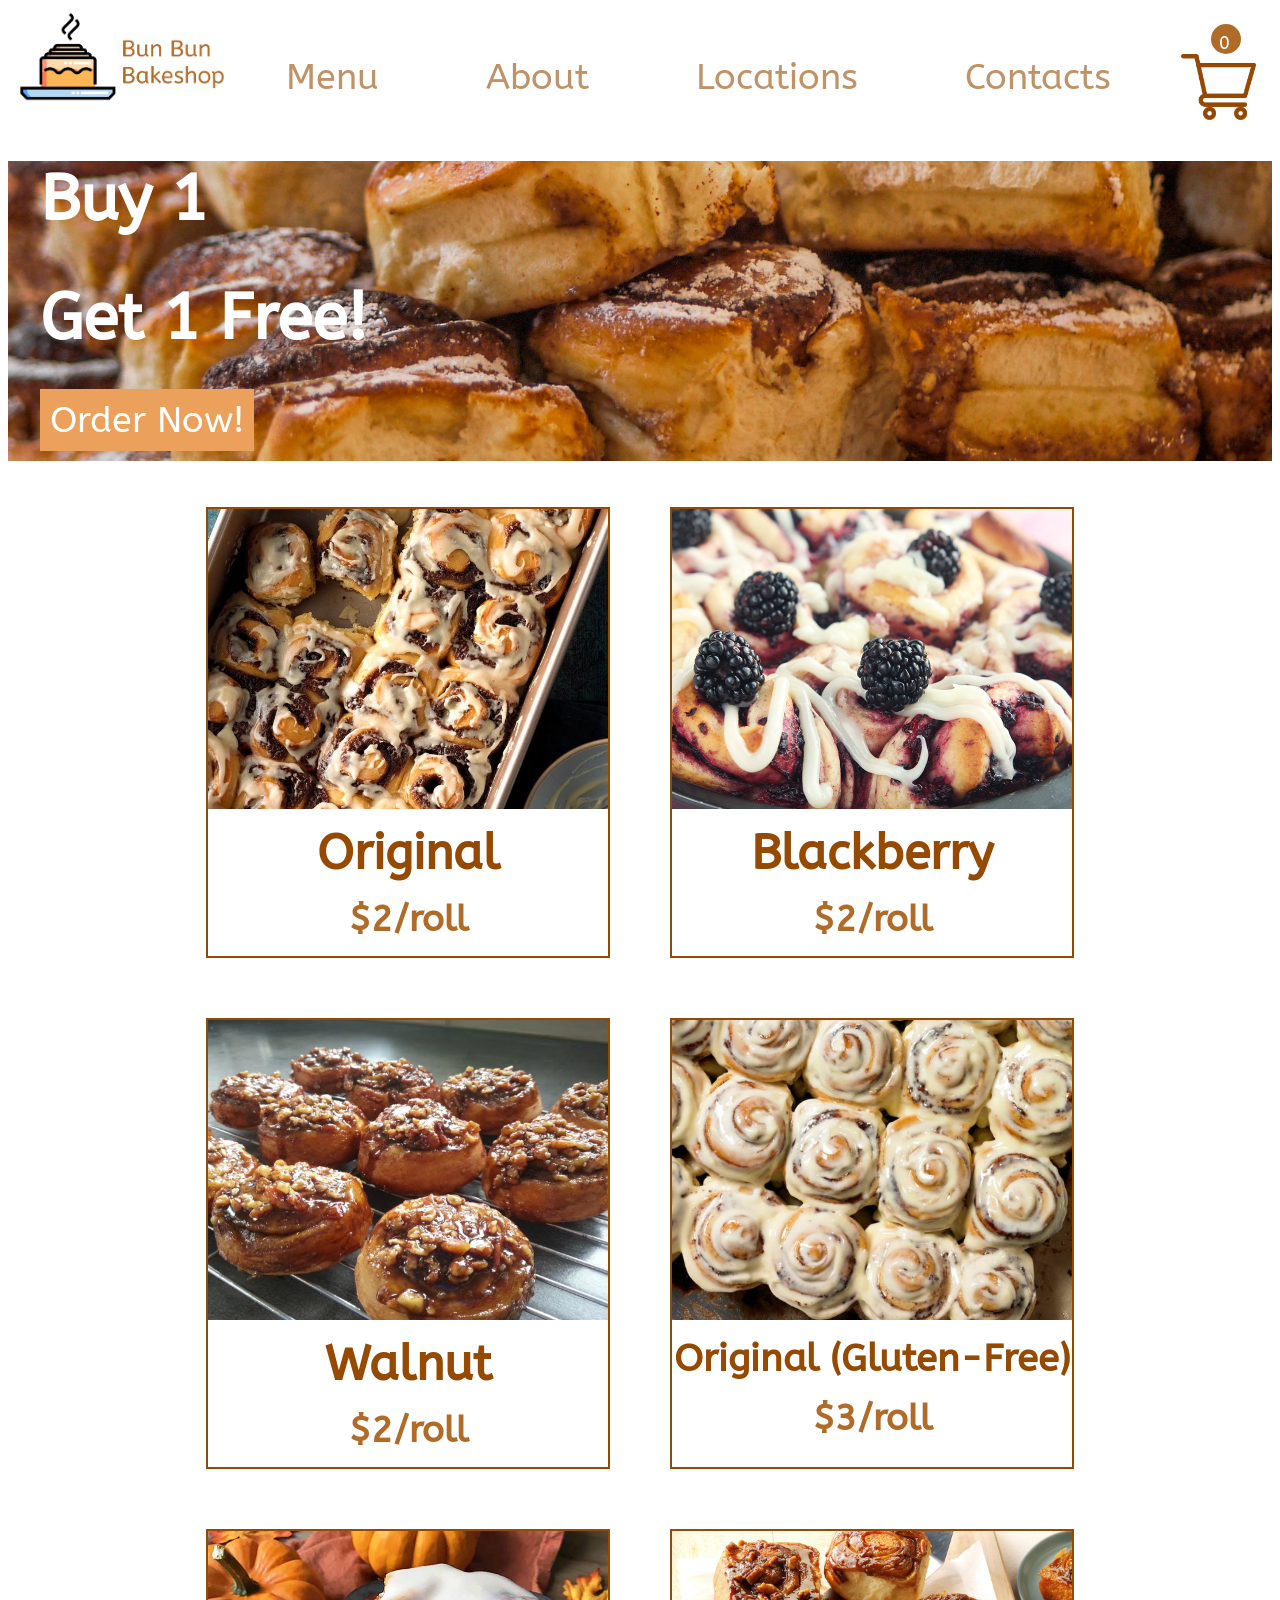
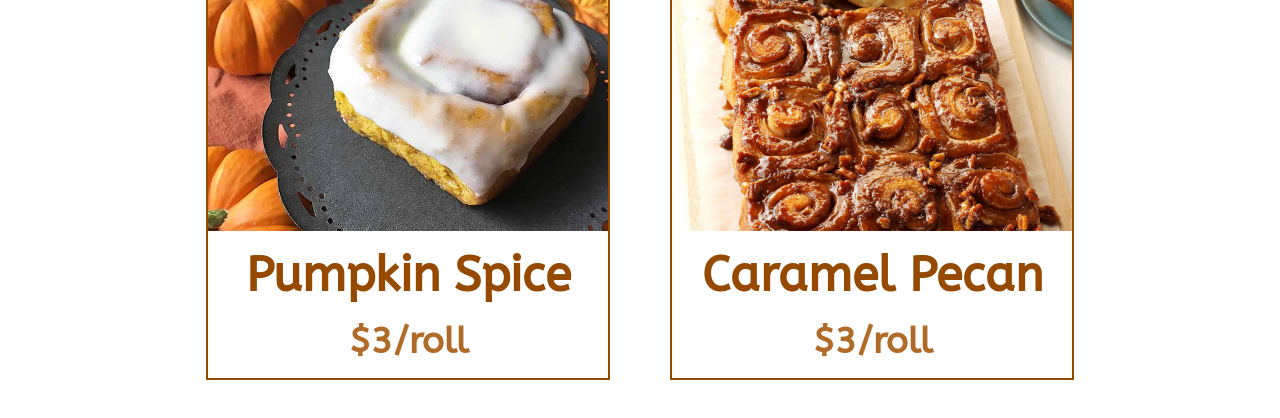
<file: index.html>
<!DOCTYPE html>
<html lang="en">
    <head> 
        <meta charset="UTF-8">
        <meta http-equiv="X-UA-Compatible" content="IE=edge">
        <meta name="viewport" content="width=device-width, initial-scale=1.0">
        <link rel="stylesheet" href="style.css">
        <script src="main.js"></script>
        <!--adding/linking ABeeZee font-->
        <link href='https://fonts.googleapis.com/css?family=ABeeZee' rel='stylesheet'>
        <title>Home | Bun Bun Bakeshop</title>
    </head>
    <body> <!--navigation bar-->
        <div class="navbar">
            <div class="logo"><a href="index.html"><img src="images/logo.png" alt="bun bun logo"></a>
            </div>
            <div class="links">
                <a href="menu.html">Menu</a>
                <a href="about.html">About</a>
                <a href="locations.html">Locations</a>
                <a href="contact.html">Contacts</a>
            </div>
        </div>


        <div class="content">
            <!--header/promo-->
            <div class="header">
                <h1 class="promo">Buy 1</h1>
                <h1 class="promo">Get 1 Free!</h1>
                <a class="button" href="menu.html">Order Now!</a>
            </div>

            <div class="products-list">
                <!--original bun product-->
                <a class="order-link" href="order.html">
                    <div class="original product-display">
                        <img class="product-image" src="images/original.jpg" alt="original buns">
                        <h2 class="product-name">Original</h2>
                        <h3 class="product-price">$2/roll</h3>
                    </div>
                </a>
                <!--blackberry bun product-->
                <div class="blackberry product-display">
                    <img class="product-image" src="images/blackberry.jpg" alt="blackberry buns">
                    <h2 class="product-name">Blackberry</h2>
                    <h3 class="product-price">$2/roll</h3>
                </div>
                <!--blackberry bun product-->
                <div class="walnut product-display">
                    <img class="product-image" src="images/walnut.png" alt="walnut buns">
                    <h2 class="product-name">Walnut</h2>
                    <h3 class="product-price">$2/roll</h3>
                </div>
                <!--original gluten free bun product-->
                <div class="glutenfree product-display">
                    <img class="product-image" src="images/glutenfree.jpg" alt="gluten free original buns">
                    <h2 class="product-gf">Original (Gluten-Free)</h2>
                    <h3 class="product-price">$3/roll</h3>
                </div>
                <!--original gluten free bun product-->
                <div class="pumpkinspice product-display">
                    <img class="product-image" src="images/pumpkinspice.jpg" alt="pumpkin spice buns">
                    <h2 class="product-name">Pumpkin Spice</h2>
                    <h3 class="product-price">$3/roll</h3>
                </div>
                <!--caramel pecan bun product-->
                <div class="caramelpecan product-display">
                    <img class="product-image" src="images/caramelpecan.jpg" alt="caramel pecan buns">
                    <h2 class="product-name">Caramel Pecan</h2>
                    <h3 class="product-price">$3/roll</h3>
                </div>
            </div>
        </div>
    </body>
</html>
</file>
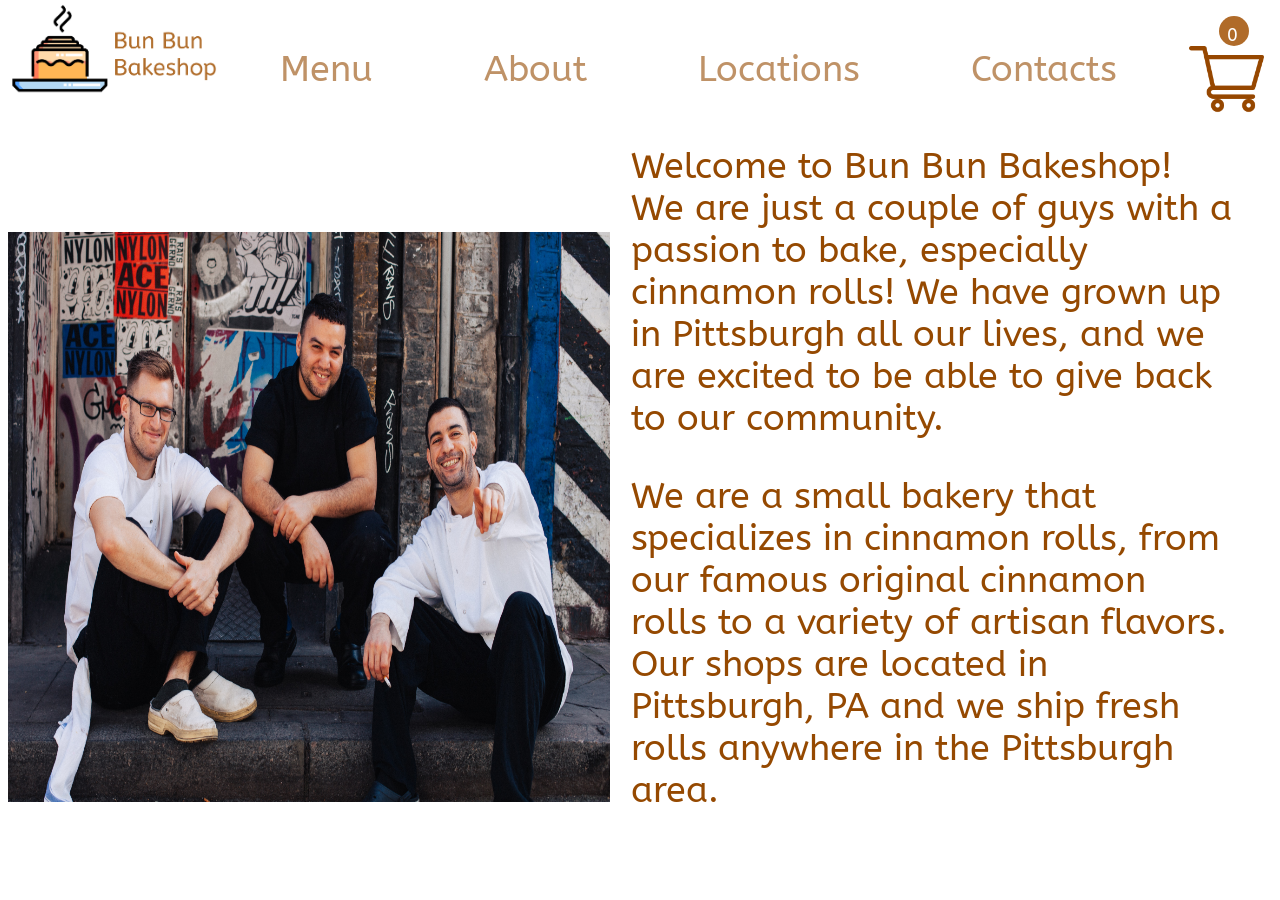
<file: about.html>
<!DOCTYPE html>
<html lang="en">
    <head> <!--not important for humans like linking JS and CSS-->
        <meta charset="UTF-8">
        <meta http-equiv="X-UA-Compatible" content="IE=edge">
        <meta name="viewport" content="width=device-width, initial-scale=1.0">
        <link rel="stylesheet" href="style.css">
        <link rel="stylesheet" href="about.css">
        <script src="main.js"></script>
        <!--adding/linking ABeeZee font-->
        <link href='https://fonts.googleapis.com/css?family=ABeeZee' rel='stylesheet'>
        <title>About | Bun Bun Bakeshop</title>
    </head>
    <body> <!--actual content-->
        <div class="navbar">
            <div class="logo"><a href="index.html"><img src="images/logo.png" alt="bun bun logo"></a>
            </div>
            <div class="links">
                <a href="menu.html">Menu</a>
                <a href="about.html">About</a>
                <a href="locations.html">Locations</a>
                <a href="contact.html">Contacts</a>
            </div>    
        </div>


        
        <div class="main">
            <div class="two-columns">
                <div class="pic-column">
                    <img class="team-pic" src="images/team.jpg" alt="team image">
                </div>
    
                <div class="team-info">
                    <p class="text">Welcome to Bun Bun Bakeshop! We are just a couple of guys with a passion to bake, especially cinnamon rolls! We have grown up in Pittsburgh all our lives, and we are excited to be able to give back to our community.</p>
                    <p class="text">We are a small bakery that specializes in cinnamon rolls, from our famous original cinnamon rolls to a variety of artisan flavors. Our shops are located in Pittsburgh, PA and we ship fresh rolls anywhere in the Pittsburgh area.</p>
                </div>
            </div>
        </div>
        
    </body>
</html>
</file>
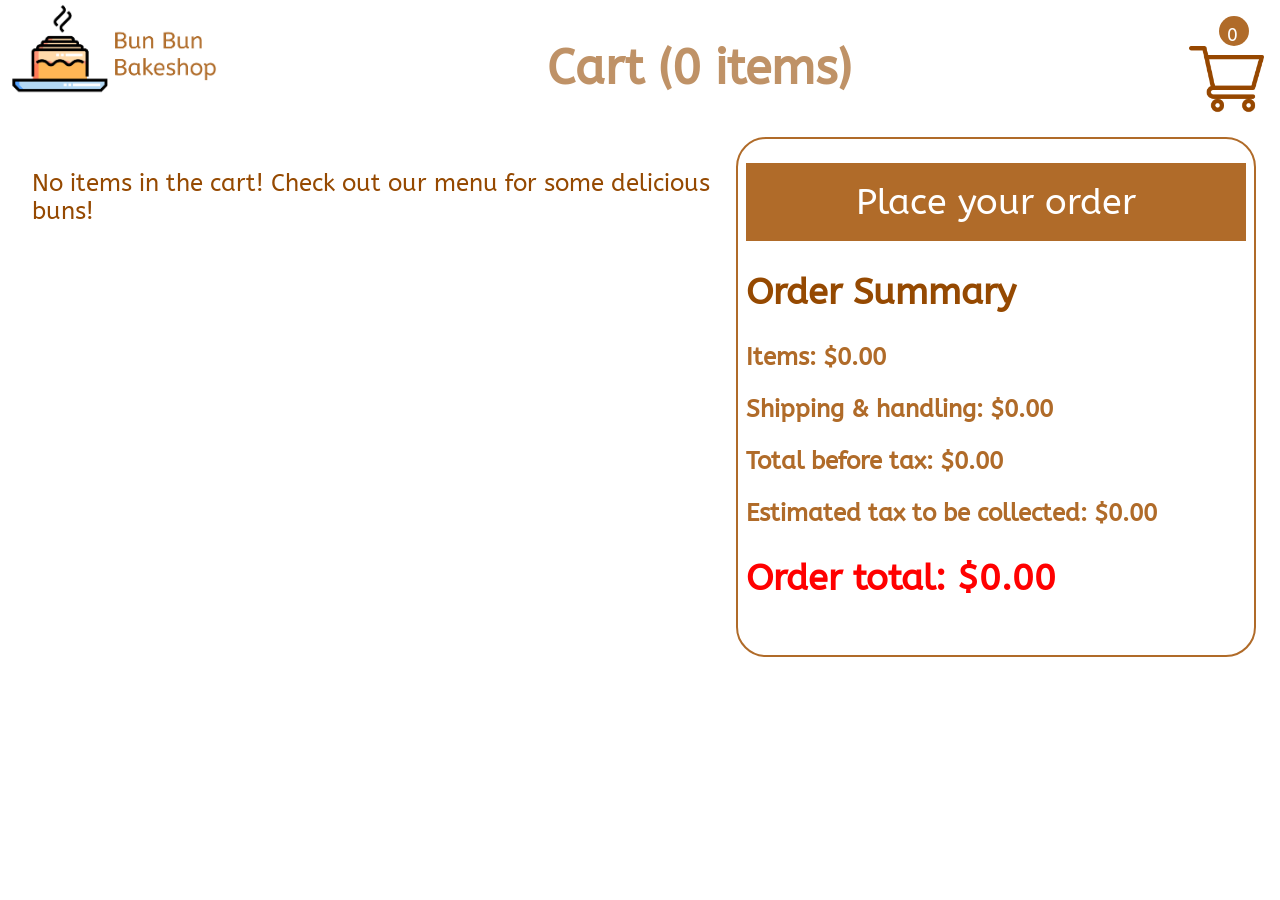
<file: cart.html>
<!DOCTYPE html>
<html lang="en">
    <head> 
        <meta charset="UTF-8">
        <meta http-equiv="X-UA-Compatible" content="IE=edge">
        <meta name="viewport" content="width=device-width, initial-scale=1.0">
        <link rel="stylesheet" href="style.css">
        <link rel="stylesheet" href="cart.css">
        <script src="main.js"></script>
        <script src="cart.js"></script>
        <!--adding/linking ABeeZee font-->
        <link href='https://fonts.googleapis.com/css?family=ABeeZee' rel='stylesheet'>
        <title>Cart | Bun Bun Bakeshop</title>
    </head>
    <body> <!--navigation bar-->
        <header class="navbar">
            <div class="logo"><a href="index.html"><img src="images/logo.png" alt="bun bun logo"></a>
            </div>
            <div class="cart-title">
                <h1 class="cart-title-text">Cart (<span class="cart-item-count"></span> items)</h1>
            </div>
        </header>

        
        <main class="main">
            <!--First column -->
            <div id="cart-items" class="cart-column"></div>

            <!--Second column for placing payment-->
            <div class="order-column">
                <button class="place-order" id="place-order-button">Place your order</button>
                <h2 class="summary">Order Summary</h2>
                <h3 class="items-total">Items: $<span id="items-total-value">12.00</span></h3>
                <h3 class="items-shipping">Shipping & handling: $<span id="items-shipping-value">4.00</span></h3>
                <h3 class="subtotal">Total before tax: $<span id="subtotal-value">16.00</span></h3>
                <h3 class="tax">Estimated tax to be collected: $<span id="tax-value">1.21</span></h3>
                <h2 class="order-total">Order total: $<span id="order-total-value">17.21</span></h2>

            </div>
        </main>
</file>
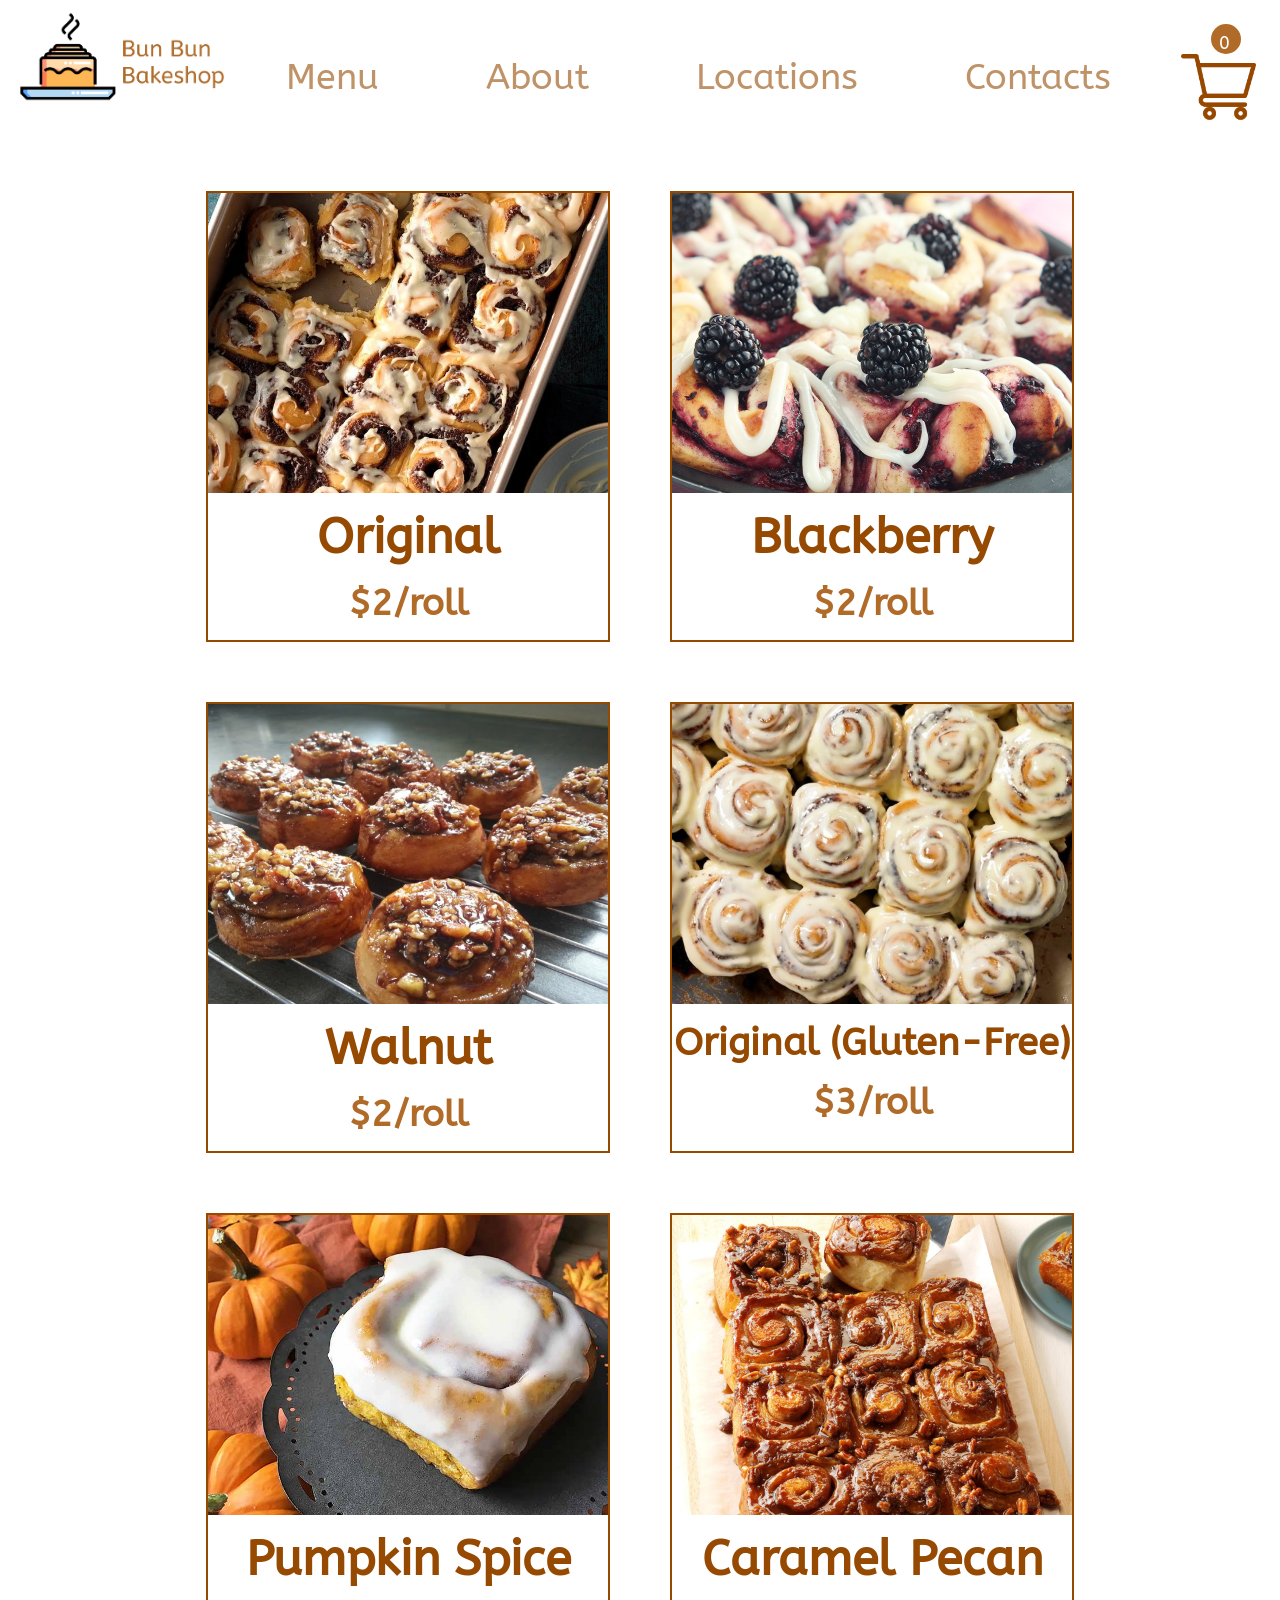
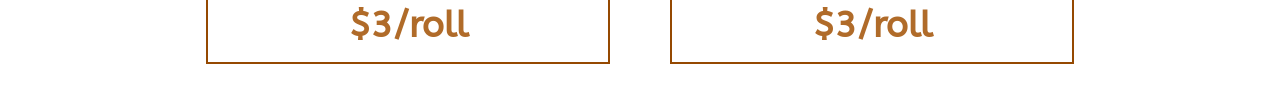
<file: menu.html>
<!DOCTYPE html>
<html lang="en">
    <head> 
        <meta charset="UTF-8">
        <meta http-equiv="X-UA-Compatible" content="IE=edge">
        <meta name="viewport" content="width=device-width, initial-scale=1.0">
        <link rel="stylesheet" href="style.css">
        <link rel="stylesheet" href="menu.css">
        <script src="main.js"></script>
        <!--adding/linking ABeeZee font-->
        <link href='https://fonts.googleapis.com/css?family=ABeeZee' rel='stylesheet'>
        <title>Menu | Bun Bun Bakeshop</title>
    </head>
    <body> <!--navigation bar-->
        <div class="navbar">
            <div class="logo"><a href="index.html"><img src="images/logo.png" alt="bun bun logo"></a>
            </div>
            <div class="links">
                <a href="menu.html">Menu</a>
                <a href="about.html">About</a>
                <a href="locations.html">Locations</a>
                <a href="contact.html">Contacts</a>
            </div>
        </div>
            <div class="products-list">

                <!--original bun product + linked to order page-->
                <a class="order-link" href="order.html">
                    <div class="original product-display">
                        <img class="product-image" src="images/original.jpg" alt="original buns">
                        <h2 class="product-name">Original</h2>
                        <h3 class="product-price">$2/roll</h3>
                    </div>
                </a>
                <!--blackberry bun product-->
                <div class="blackberry product-display">
                    <img class="product-image" src="images/blackberry.jpg" alt="blackberry buns">
                    <h2 class="product-name">Blackberry</h2>
                    <h3 class="product-price">$2/roll</h3>
                </div>
                <!--blackberry bun product-->
                <div class="walnut product-display">
                    <img class="product-image" src="images/walnut.png" alt="walnut buns">
                    <h2 class="product-name">Walnut</h2>
                    <h3 class="product-price">$2/roll</h3>
                </div>
                <!--original gluten free bun product-->
                <div class="glutenfree product-display">
                    <img class="product-image" src="images/glutenfree.jpg" alt="gluten free original buns">
                    <h2 class="product-gf">Original (Gluten-Free)</h2>
                    <h3 class="product-price">$3/roll</h3>
                </div>
                <!--original gluten free bun product-->
                <div class="pumpkinspice product-display">
                    <img class="product-image" src="images/pumpkinspice.jpg" alt="pumpkin spice buns">
                    <h2 class="product-name">Pumpkin Spice</h2>
                    <h3 class="product-price">$3/roll</h3>
                </div>
                <div class="caramelpecan product-display">
                    <img class="product-image" src="images/caramelpecan.jpg" alt="caramel pecan buns">
                    <h2 class="product-name">Caramel Pecan</h2>
                    <h3 class="product-price">$3/roll</h3>
                </div>
            </div>
        </div>
    </body>
</html>
</file>
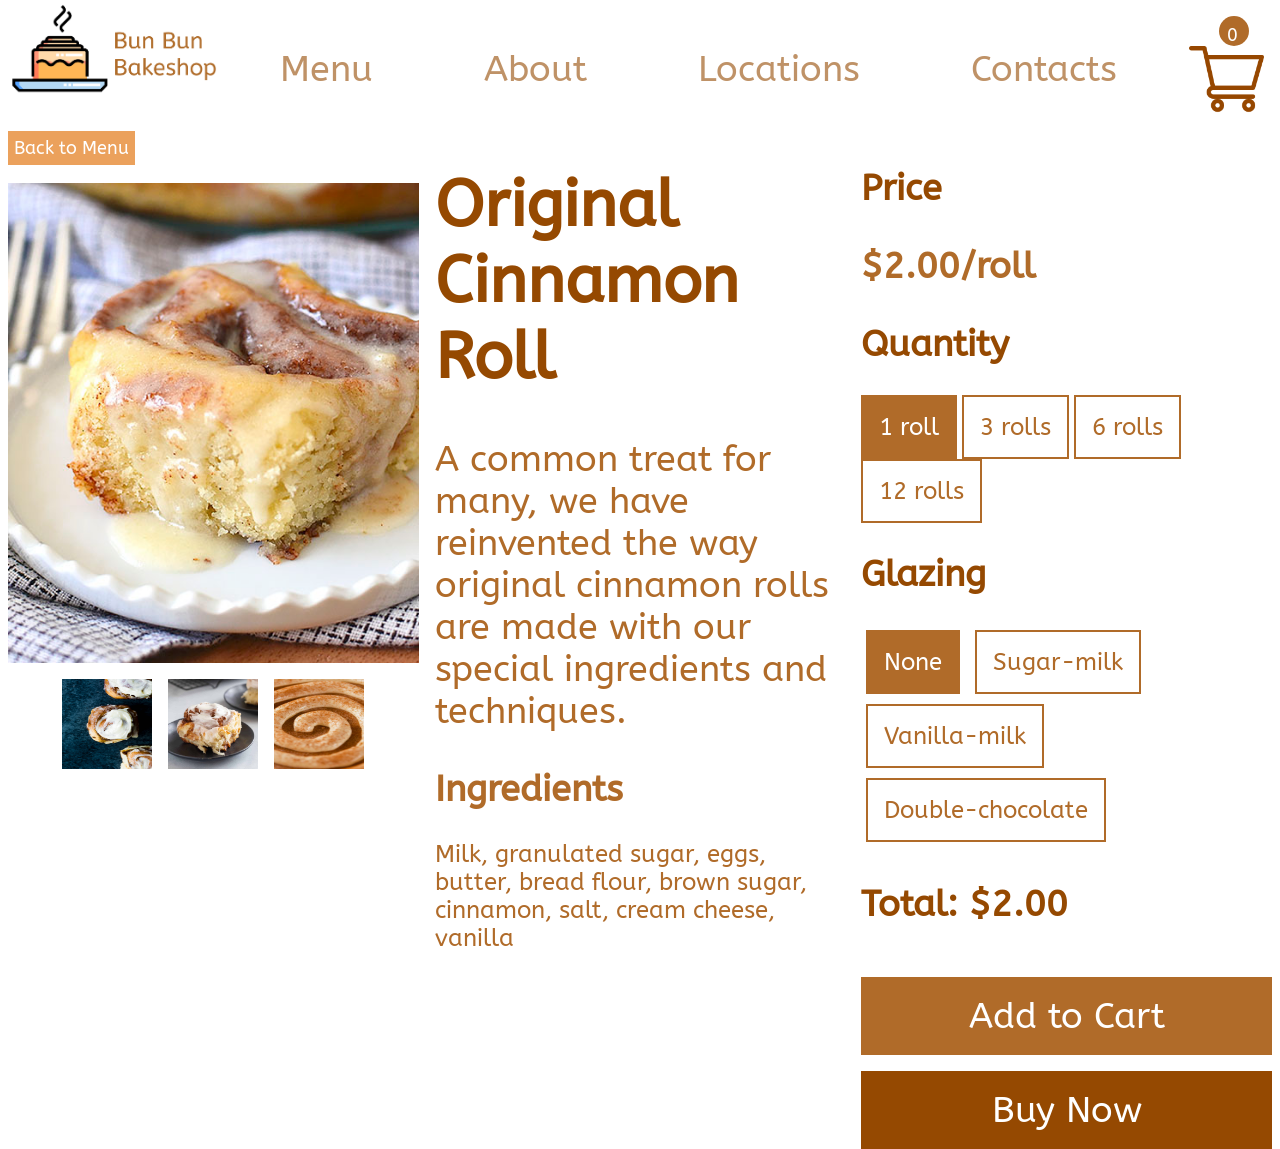
<file: order.html>
<!DOCTYPE html>
<html lang="en">
    <head> 
        <meta charset="UTF-8">
        <meta http-equiv="X-UA-Compatible" content="IE=edge">
        <meta name="viewport" content="width=device-width, initial-scale=1.0">
        <link rel="stylesheet" href="style.css">
        <link rel="stylesheet" href="order.css">
        <!--adding/linking ABeeZee font-->
        <link href='https://fonts.googleapis.com/css?family=ABeeZee' rel='stylesheet'>
        <script src="main.js"></script>
        <script src="order.js"></script>
        <title>Order | Bun Bun Bakeshop</title>
    </head>
    <body> <!--navigation bar-->
        <div class="navbar">
            <div class="logo"><a href="index.html"><img src="images/logo.png" alt="bun bun logo"></a>
            </div>
            <div class="links">
                <a href="menu.html">Menu</a>
                <a href="about.html">About</a>
                <a href="locations.html">Locations</a>
                <a href="contact.html">Contacts</a>
            </div>
        </div>

        <!--Back button from order page to menu-->
            <a class="back-button" href="menu.html">Back to Menu</a>

            <div class="main">
                <!--First column for bun images-->
                <div class="images-column">
                    <img class="main-original" src="images/original1.jpg" data-src="images/original1.jpg" alt="original bun picture">
                    <div class="small-images">
                        <img class="original-small" src="images/smallorginal1.jpg" alt="another original bun picture">
                        <img class="original-small" src="images/smalloriginal2.jpg" alt="another original bun picture">
                        <img class="original-small" src="images/smalloriginal3.jpg" alt="another original bun picture">
                    </div>
                </div>
                
                <!--Second column with information about bun-->
                <div class="info-column">
                    <h1 class="name"><span class="original-name">Original Cinnamon Roll</span><span class="added-detail"></span></h1>
                    <p class="bun-info">A common treat for many, we have reinvented the way original cinnamon rolls are made with our special ingredients and techniques.</p>
                    <h2 class="ingredients">Ingredients</h2>
                    <p class="ingredients-list">Milk, granulated sugar, eggs, butter, bread flour, brown sugar, cinnamon, salt, cream cheese, vanilla</p>
                </div>

                <!--Third column where user picks bun details-->
                <div class="product-column">
                    <h2 class="title">Price</h2>
                    <h3 class="price" data-price="2.00">$2.00/roll</h3>
                    <div class="quantity">
                        <h2 class="title-quantity">Quantity</h2>
                        <a class="button-rolls button-roll-active" data-qty="1">1 roll</a>
                        <a class="button-rolls" data-qty="3">3 rolls</a>
                        <a class="button-rolls" data-qty="6">6 rolls</a>
                        <a class="button-rolls" data-qty="12">12 rolls</a>
                    </div>
                    <div class="glazing">
                        <h2 class="title-glazing">Glazing</h2>
                        <a class="glazings glazings-active" data-glazing="">None</a>
                        <a class="glazings" data-glazing="Sugar-milk">Sugar-milk</a>
                        <a class="glazings" data-glazing="Vanilla-milk">Vanilla-milk</a>
                        <a class="glazings" data-glazing="Double-chocolate">Double-chocolate</a>
                    </div>
                    <h3 class="total" data-total="0.00">Total: $<span id="total-price"></span></h3>
                    <button onclick="add_to_cart();" class="add-to-cart">Add to Cart</button>
                    <div class="buy-now">
                        <a onclick="add_to_cart();" href="cart.html" class="buy-now">Buy Now</a>
                    </div>
                </div>
            </div>
    </body>
</html>
</file>
<file: style.css>
.menu{
    color: #000;    
}

* {
    font-family: "ABeeZee";
}

.navbar {
    display: flex;
}

.links{
    flex: 1;
    display: flex;
    justify-content: space-around;
}

.links a{
    color: rgba(149,73,1,60%);
    text-align: center;
    font-size: 36px;
    text-decoration: none;
    display: inline-flex;
    align-items: center;
}


/* change color of navbar links when hovering */
.links a:hover{
    color: rgb(149,73,1);
}

/* header/promo */
.header{
    width: 100%;
    height: 300px;
    background: url('images/header.jpg');
    background-size: cover;
    background-position: 0px -450px;
    align-items: center;
}  

.promo{
    color: white;
    font-size: 64px;
    margin-left: 32px;
    margin-top: 16px;
}

.button{
    font-size: 36px;
    border: 2px solid #eba15c;
    background: #eba15c;
    margin-left: 32px;
    color: white;
    text-decoration: none;
    padding: 8px;
}

.products-list {
    width: 100%;
    margin-top: 16px;
    display: flex;
    flex-wrap: wrap;
    justify-content: center;
}

.product-display {
    width: 400px;
    margin: 30px;
    border: 2px solid #954901;
}

.product-name{
    text-align: center;
    color: #954901;
    font-size: 48px;
    margin-top: 16px;
    margin-bottom: 8px;
}

.product-price{
    text-align: center;
    color: #B06B29;
    font-size: 36px;
    margin-top: 16px;
    margin-bottom: 16px;
}

.product-gf{
    text-align: center;
    color: #954901;
    font-size: 38px;
    margin-top: 16px;
    margin-bottom: 8px;
}

.product-image {
    display: block;
    width: 100%;
    height: 300px;
    object-fit: cover;
}

.logo img{
    width: 224px;
    height: auto;
    display: inline-block;
}

.carticon {
    padding: 16px;
    position: relative;
}

.carticon img{
    width: 75px;
    display: block;
    height: auto;
}

.order-link{
    text-decoration: none;
}

.cart-icon-item-count{
    color: #FFFFFF;
    font-size: 18px;
    border-radius: 50%;
    width: 14px;
    height: 14px;
    padding: 8px;
    background: #B06B29;
    float: right;
    transform: translateX(-50%);
}
</file>
<file: about.css>
body{
    margin: 0;
    padding: 0;
}
.main{
    display: flex;
    flex-direction: row;
    justify-content: center;
    width: 100vw;
}
/* setting up the 2 dividers */
.pic-column, .team-info{
    position: relative;
    width: 47%;
    padding: 8px;
    height: 500px;
    display: inline-block;
}

.team-pic{
    width: 100%;
    height: 570px;
    margin-top: 16px;
}

.text{
    font-size: 36px;
    color: #954901;
    margin-top: 0;
}
</file>
<file: cart.css>
body{
    margin: 0;
    padding: 0;
}
.main{
    display: flex;
    flex-direction: row;
    justify-content: center;
    width: 100%;
    margin: 0 auto;
    max-width: 1440px;
}

.cart-title{
    flex: 1;
    display: flex;
    justify-content: space-around;
    display: inline-flex;
    align-items: center;
}

.cart-title-text {
    color: rgba(149,73,1,60%);
    text-align: center;
    font-size: 48px;
    text-decoration: none;
}

.cart-item {
    position: relative;
    display: flex;
    align-items: center;
    border: #B06B29 solid 4px;
    border-radius: 16px;
    padding: 16px;
    margin-bottom: 16px;
}

.cart-item .cart-item-image {
    margin-right: 16px;
    height: 140px;
    width: 140px;
    object-fit: contain;
}

.cart-item .cart-item-description {
    flex: 1;
}

.cart-item-description .product-attributes {
    display: flex;
}

.product-attributes .product-data {
    flex: 1;
}

.cart-item-price {
    color: #954901;
    display: flex;
    flex-direction: column;
    justify-content: center;
}

.total-price-header {
    font-size: 1.3rem;
}

.cart-item-price .total-price {
    font-size: 2.5rem;
}

/* setting up the 2 dividers */
.cart-column, .order-column{
    position: relative;
    padding: 8px;
    height: 500px;
}

.cart-column{
    border: 2px #b06b29;
    flex: 1;
    grid-template-columns: 25% 25% 1fr 1fr;
    grid-template-rows: 200px 200px;

}

.product-glaze {
    margin-bottom: 8px;
}

.product-data .product-data-label {
    display: inline-block;
    min-width: 128px;
}


/*cart column */
.original-image{
    width: 90px;
    height: 90px;
}

.product-name{
    color: #954901;
    font-size: 36px;
    text-align: left;
}

.glaze{
    color: #954901;
    font-size: 24px;
}

.quantity{
    color: #954901;
    font-size: 24px;
}

.total-price{
    color: #954901;
    font-size: 24px;
}


/* place order column */
.order-column{
    border: 2px solid #b06b29;
    border-radius: 30px;
    width: 500px;
    margin-right: 24px;
}

.place-order{
    font-size: 36px;
    border: 2px solid #b06b29;
    background: #b06b29;
    margin-left: 0px;
    color: white;
    text-decoration: none;
    padding: 16px;
    margin-top: 16px;
    text-align: center;
    width: 100%;
    cursor: pointer;
}

.summary{
    color: #954901;
    font-size: 36px;
}

.items-total{
    color: #b06b29;
    font-size: 24px;
}

.items-shipping{
    color: #b06b29;
    font-size: 24px;
}
.subtotal{
    color: #b06b29;
    font-size: 24px;
}

.tax{
    color: #b06b29;
    font-size: 24px;
}

.order-total{
    color: #FF0000;
    font-size: 36px;
}

.remove-button {
    position: absolute;
    top: 20px;
    right: 20px;
    width: 30px;
    height: 30px;
    line-height: 30px;
    border-radius: 15px;
    border: 0;
    background-color: #b06b29;
    color: white;
    transition: opacity 0.1s;
    cursor: pointer;
}

.remove-button:hover {
    opacity: 0.7;
}

.no-cart-item{
    color: #954901;
    font-size: 24px;
    margin-left: 24px;
}
</file>
<file: menu.css>
.menu{
    color: #000;    
}

* {
    font-family: "ABeeZee";
}

.navbar {
    display: flex;
}

.links{
    flex: 1;
    display: flex;
    justify-content: space-around;
}

.links a{
    color: rgba(149,73,1,60%);
    text-align: center;
    font-size: 36px;
    text-decoration: none;
    display: inline-flex;
    align-items: center;
}

/* change color of navbar links when hovering */
.links a:hover{
    color: rgb(149,73,1);
}

/* css for the different bun flavors */
.products-list {
    width: 100%;
    margin-top: 16px;
    display: flex;
    flex-wrap: wrap;
    justify-content: center;
}

.product-display {
    width: 400px;
    margin: 30px;
    border: 2px solid #954901;
}

.product-name{
    text-align: center;
    color: #954901;
    font-size: 48px;
    margin-top: 16px;
    margin-bottom: 8px;
}

.product-price{
    text-align: center;
    color: #B06B29;
    font-size: 36px;
    margin-top: 16px;
    margin-bottom: 16px;
}

.product-gf{
    text-align: center;
    color: #954901;
    font-size: 38px;
    margin-top: 16px;
    margin-bottom: 8px;
}

.product-image {
    display: block;
    width: 100%;
    height: 300px;
    object-fit: cover;
}

.logo img{
    width: 224px;
    height: auto;
    display: inline-block;
}

.carticon {
    padding: 16px;
}

.carticon img{
    width: 75px;
    display: block;
    height: auto;
}

.order-link{
    text-decoration: none;
}
</file>
<file: order.css>
body{
    margin: 0;
    padding: 0;
}
.main{
    display: flex;
    flex-direction: row;
    justify-content: center;
    width: 100vw;
}
/* setting up the 3 dividers */
.images-column, .info-column, .product-column{
    position: relative;
    width: 33.33%;
    padding: 8px;
    height: 500px;
}

.back-button{
    font-size: 18px;
    border: 2px solid #eba15c;
    background: #eba15c;
    margin-left: 8px;
    color: white;
    text-decoration: none;
    padding: 4px;
}

/* first column images of bun */
.main-original{
    width: 100%;
    height: 480px;
    display: block;
    object-fit: cover;
    margin-top: 16px;
}

.original-small{
    width: 90px;
    height: 90px;
}

/* spaced out small images */
.original-small:not(:last-child){
    margin-right:16px;
}

/* put small images in center */
.small-images{
    display: flex;
    align-items: center;
    justify-content: center;
    margin-top: 16px;
}


/* second column information about bun */
.name{
    color: #954901;
    font-size: 64px;
    margin-top: 0;
}

.bun-info{
    color: #b06b29;
    font-size: 36px;
}

.ingredients{
    color:#b06b29;
    font-size: 36px;
}

.ingredients-list{
    color:#b06b29;
    font-size: 24px;
}

/* third column for product details and ordering */

.title{
    color: #954901;
    font-size: 36px;
    margin-top: 0;
}

.title-quantity{
    color: #954901;
    font-size: 36px;
    margin-top: 8px;
}

.title-glazing{
    color: #954901;
    font-size: 36px;
}

.price{
    color: #b06b29;
    font-size: 36px;
}

/* quantity boxes */
.button-roll-active {
    background: #b06b29 !important;
    color: white !important;
}

.button-rolls {
    font-size: 24px;
    border: 2px solid #b06b29;
    margin-left: 0px;
    color: #b06b29;
    text-decoration: none;
    padding: 16px;
    position: relative;
    display: inline-block;
    cursor: pointer;
}

/* glazing boxes */
.glazings-active {
    background: #b06b29 !important;
    color: white !important;
}

.glazings{
    font-size: 24px;
    border: 2px solid #b06b29;
    margin-left: 0px;
    color: #b06b29;
    text-decoration: none;
    padding: 16px;
    position: relative;
    display: inline-block;
    margin: 5px;
    cursor: pointer;
}

.total{
    color: #954901;
    font-size: 36px;
}

/* checkout buttons */
.add-to-cart{
    font-size: 36px;
    border: 2px solid #b06b29;
    background: #b06b29;
    margin-left: 0px;
    color: white;
    text-decoration: none;
    padding: 16px;
    margin-top: 16px;
    text-align: center;
    width: 100%;
    cursor: pointer;
}

.buy-now{
    font-size: 36px;
    border: 2px solid #954901;
    background: #954901;
    margin-left: 0px;
    color: white;
    text-decoration: none;
    padding: 16px;
    margin-top: 16px;
    text-align: center;
}
</file>
